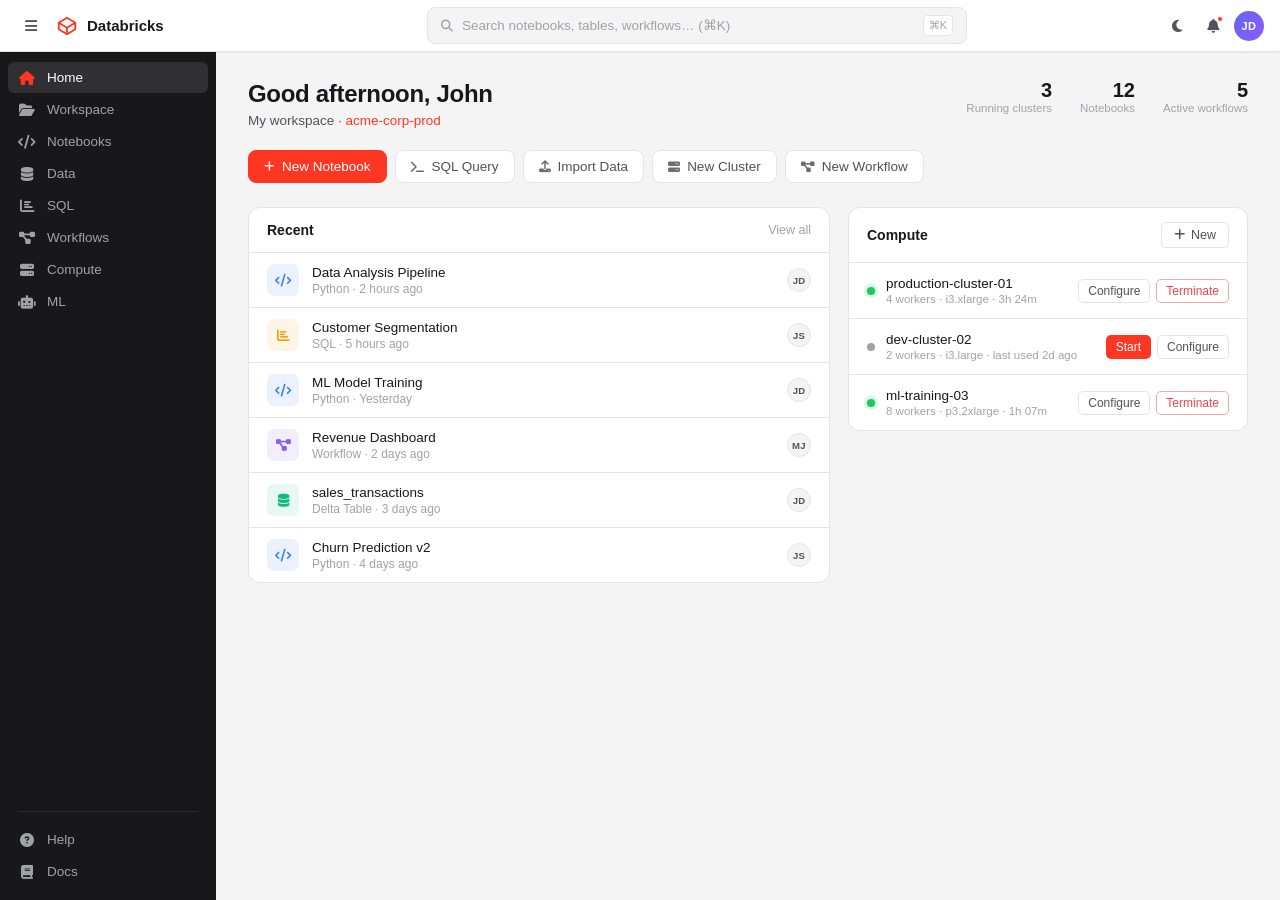
<file: databricks-console/public/index.html>
<!DOCTYPE html>
<html lang="en">
<head>
    <meta charset="UTF-8">
    <meta name="viewport" content="width=device-width, initial-scale=1.0">
    <title>Databricks Console</title>
    <link rel="stylesheet" href="styles.css">
    <link rel="stylesheet" href="https://cdnjs.cloudflare.com/ajax/libs/font-awesome/6.4.0/css/all.min.css">
</head>
<body>
    <!-- Top Navigation -->
    <nav class="top-nav">
        <div class="nav-left">
            <button class="sidebar-toggle" id="sidebarToggle" title="Toggle sidebar">
                <i class="fas fa-bars"></i>
            </button>
            <div class="logo">
                <svg width="22" height="22" viewBox="0 0 24 24" fill="none" xmlns="http://www.w3.org/2000/svg">
                    <path d="M12 3L3 8.5V15.5L12 21L21 15.5V8.5L12 3Z" stroke="#FF3621" stroke-width="2" stroke-linejoin="round"/>
                    <path d="M3 8.5L12 14L21 8.5" stroke="#FF3621" stroke-width="2" stroke-linejoin="round"/>
                    <path d="M12 14V21" stroke="#FF3621" stroke-width="2" stroke-linejoin="round"/>
                </svg>
                <span>Databricks</span>
            </div>
        </div>
        <div class="nav-center">
            <div class="search-bar">
                <i class="fas fa-search"></i>
                <input type="text" placeholder="Search notebooks, tables, workflows… (⌘K)">
                <kbd>⌘K</kbd>
            </div>
        </div>
        <div class="nav-right">
            <button class="nav-icon-btn theme-toggle" title="Toggle theme">
                <i class="fas fa-moon"></i>
            </button>
            <button class="nav-icon-btn" title="Notifications">
                <i class="fas fa-bell"></i>
                <span class="badge-dot"></span>
            </button>
            <div class="user-avatar" title="John Doe">JD</div>
        </div>
    </nav>

    <!-- Sidebar -->
    <aside class="sidebar" id="sidebar">
        <nav class="sidebar-nav">
            <a href="#" class="sidebar-item active" data-label="Home">
                <i class="fas fa-home"></i>
                <span>Home</span>
            </a>
            <a href="#" class="sidebar-item" data-label="Workspace">
                <i class="fas fa-folder-open"></i>
                <span>Workspace</span>
            </a>
            <a href="#" class="sidebar-item" data-label="Notebooks">
                <i class="fas fa-code"></i>
                <span>Notebooks</span>
            </a>
            <a href="#" class="sidebar-item" data-label="Data">
                <i class="fas fa-database"></i>
                <span>Data</span>
            </a>
            <a href="#" class="sidebar-item" data-label="SQL">
                <i class="fas fa-chart-bar"></i>
                <span>SQL</span>
            </a>
            <a href="#" class="sidebar-item" data-label="Workflows">
                <i class="fas fa-project-diagram"></i>
                <span>Workflows</span>
            </a>
            <a href="#" class="sidebar-item" data-label="Compute">
                <i class="fas fa-server"></i>
                <span>Compute</span>
            </a>
            <a href="#" class="sidebar-item" data-label="ML">
                <i class="fas fa-robot"></i>
                <span>ML</span>
            </a>
        </nav>
        <nav class="sidebar-nav sidebar-bottom-nav">
            <div class="sidebar-divider"></div>
            <a href="#" class="sidebar-item" data-label="Help">
                <i class="fas fa-question-circle"></i>
                <span>Help</span>
            </a>
            <a href="#" class="sidebar-item" data-label="Docs">
                <i class="fas fa-book"></i>
                <span>Docs</span>
            </a>
        </nav>
    </aside>

    <!-- Mobile overlay -->
    <div class="sidebar-overlay" id="sidebarOverlay"></div>

    <!-- Main Content -->
    <main class="main-content" id="mainContent">

        <!-- Hero -->
        <div class="hero">
            <div class="hero-text">
                <h1 id="greeting">Good morning, John</h1>
                <p>My workspace · <span class="workspace-name">acme-corp-prod</span></p>
            </div>
            <div class="hero-stats">
                <div class="stat">
                    <span class="stat-value">3</span>
                    <span class="stat-label">Running clusters</span>
                </div>
                <div class="stat">
                    <span class="stat-value">12</span>
                    <span class="stat-label">Notebooks</span>
                </div>
                <div class="stat">
                    <span class="stat-value">5</span>
                    <span class="stat-label">Active workflows</span>
                </div>
            </div>
        </div>

        <!-- Quick Actions -->
        <div class="quick-actions">
            <button class="action-btn action-btn-primary" onclick="handleAction('Create Notebook')">
                <i class="fas fa-plus"></i>
                <span>New Notebook</span>
            </button>
            <button class="action-btn" onclick="handleAction('Run SQL Query')">
                <i class="fas fa-terminal"></i>
                <span>SQL Query</span>
            </button>
            <button class="action-btn" onclick="handleAction('Import Data')">
                <i class="fas fa-upload"></i>
                <span>Import Data</span>
            </button>
            <button class="action-btn" onclick="handleAction('Create Cluster')">
                <i class="fas fa-server"></i>
                <span>New Cluster</span>
            </button>
            <button class="action-btn" onclick="handleAction('Create Workflow')">
                <i class="fas fa-project-diagram"></i>
                <span>New Workflow</span>
            </button>
        </div>

        <!-- Content Grid -->
        <div class="content-grid">

            <!-- Recent Items -->
            <div class="panel">
                <div class="panel-header">
                    <h2>Recent</h2>
                    <a href="#" class="link-subtle">View all</a>
                </div>
                <div class="recent-list">
                    <a href="#" class="recent-item">
                        <div class="recent-icon notebook">
                            <i class="fas fa-code"></i>
                        </div>
                        <div class="recent-info">
                            <span class="recent-name">Data Analysis Pipeline</span>
                            <span class="recent-meta">Python · 2 hours ago</span>
                        </div>
                        <span class="recent-user">JD</span>
                    </a>
                    <a href="#" class="recent-item">
                        <div class="recent-icon sql">
                            <i class="fas fa-chart-bar"></i>
                        </div>
                        <div class="recent-info">
                            <span class="recent-name">Customer Segmentation</span>
                            <span class="recent-meta">SQL · 5 hours ago</span>
                        </div>
                        <span class="recent-user">JS</span>
                    </a>
                    <a href="#" class="recent-item">
                        <div class="recent-icon notebook">
                            <i class="fas fa-code"></i>
                        </div>
                        <div class="recent-info">
                            <span class="recent-name">ML Model Training</span>
                            <span class="recent-meta">Python · Yesterday</span>
                        </div>
                        <span class="recent-user">JD</span>
                    </a>
                    <a href="#" class="recent-item">
                        <div class="recent-icon workflow">
                            <i class="fas fa-project-diagram"></i>
                        </div>
                        <div class="recent-info">
                            <span class="recent-name">Revenue Dashboard</span>
                            <span class="recent-meta">Workflow · 2 days ago</span>
                        </div>
                        <span class="recent-user">MJ</span>
                    </a>
                    <a href="#" class="recent-item">
                        <div class="recent-icon data">
                            <i class="fas fa-database"></i>
                        </div>
                        <div class="recent-info">
                            <span class="recent-name">sales_transactions</span>
                            <span class="recent-meta">Delta Table · 3 days ago</span>
                        </div>
                        <span class="recent-user">JD</span>
                    </a>
                    <a href="#" class="recent-item">
                        <div class="recent-icon notebook">
                            <i class="fas fa-code"></i>
                        </div>
                        <div class="recent-info">
                            <span class="recent-name">Churn Prediction v2</span>
                            <span class="recent-meta">Python · 4 days ago</span>
                        </div>
                        <span class="recent-user">JS</span>
                    </a>
                </div>
            </div>

            <!-- Compute Clusters -->
            <div class="panel">
                <div class="panel-header">
                    <h2>Compute</h2>
                    <button class="btn-ghost" onclick="handleAction('Create Cluster')">
                        <i class="fas fa-plus"></i> New
                    </button>
                </div>
                <div class="cluster-list">
                    <div class="cluster-item">
                        <div class="cluster-info">
                            <div class="cluster-dot running"></div>
                            <div class="cluster-details">
                                <span class="cluster-name">production-cluster-01</span>
                                <span class="cluster-spec">4 workers · i3.xlarge · 3h 24m</span>
                            </div>
                        </div>
                        <div class="cluster-actions">
                            <button class="btn-ghost-sm" onclick="handleAction('Configure production-cluster-01')">Configure</button>
                            <button class="btn-danger-sm" onclick="handleClusterAction(this, 'Terminate')">Terminate</button>
                        </div>
                    </div>
                    <div class="cluster-item">
                        <div class="cluster-info">
                            <div class="cluster-dot stopped"></div>
                            <div class="cluster-details">
                                <span class="cluster-name">dev-cluster-02</span>
                                <span class="cluster-spec">2 workers · i3.large · last used 2d ago</span>
                            </div>
                        </div>
                        <div class="cluster-actions">
                            <button class="btn-primary-sm" onclick="handleClusterAction(this, 'Start')">Start</button>
                            <button class="btn-ghost-sm" onclick="handleAction('Configure dev-cluster-02')">Configure</button>
                        </div>
                    </div>
                    <div class="cluster-item">
                        <div class="cluster-info">
                            <div class="cluster-dot running"></div>
                            <div class="cluster-details">
                                <span class="cluster-name">ml-training-03</span>
                                <span class="cluster-spec">8 workers · p3.2xlarge · 1h 07m</span>
                            </div>
                        </div>
                        <div class="cluster-actions">
                            <button class="btn-ghost-sm" onclick="handleAction('Configure ml-training-03')">Configure</button>
                            <button class="btn-danger-sm" onclick="handleClusterAction(this, 'Terminate')">Terminate</button>
                        </div>
                    </div>
                </div>
            </div>

        </div>
    </main>

    <script src="script.js"></script>
</body>
</html>
</file>
<file: databricks-console/public/styles.css>
/* ===========================
   Design Tokens
   =========================== */
:root {
    --accent: #FF3621;
    --accent-hover: #e62e1a;
    --accent-light: rgba(255, 54, 33, 0.08);

    --bg: #f4f4f5;
    --surface: #ffffff;
    --surface-hover: #fafafa;
    --border: #e4e4e7;
    --border-strong: #d4d4d8;

    --text: #18181b;
    --text-secondary: #52525b;
    --text-muted: #a1a1aa;

    --sidebar-bg: #18181b;
    --sidebar-item-color: #a1a1aa;
    --sidebar-item-hover-bg: rgba(255, 255, 255, 0.07);
    --sidebar-item-active-bg: rgba(255, 255, 255, 0.1);
    --sidebar-item-active-color: #ffffff;
    --sidebar-divider: rgba(255, 255, 255, 0.08);

    --nav-bg: #ffffff;
    --nav-border: #e4e4e7;

    --sidebar-width: 216px;
    --sidebar-collapsed: 60px;
    --nav-height: 52px;

    --shadow-sm: 0 1px 2px rgba(0, 0, 0, 0.05);
    --shadow: 0 1px 3px rgba(0, 0, 0, 0.08), 0 1px 2px rgba(0, 0, 0, 0.05);
    --shadow-md: 0 4px 8px rgba(0, 0, 0, 0.08), 0 2px 4px rgba(0, 0, 0, 0.04);

    --radius-sm: 5px;
    --radius: 8px;
    --radius-lg: 12px;
    --radius-full: 9999px;

    --transition: 0.18s ease;
}

[data-theme="dark"] {
    --bg: #0f0f0f;
    --surface: #1c1c1e;
    --surface-hover: #242426;
    --border: #2c2c2e;
    --border-strong: #3a3a3c;

    --text: #f5f5f7;
    --text-secondary: #98989f;
    --text-muted: #636366;

    --sidebar-bg: #0a0a0a;
    --sidebar-item-hover-bg: rgba(255, 255, 255, 0.06);
    --sidebar-item-active-bg: rgba(255, 255, 255, 0.09);
    --sidebar-divider: rgba(255, 255, 255, 0.07);

    --nav-bg: #161618;
    --nav-border: #2c2c2e;
}

/* ===========================
   Base Reset
   =========================== */
*, *::before, *::after {
    margin: 0;
    padding: 0;
    box-sizing: border-box;
}

html {
    font-size: 14px;
}

body {
    font-family: -apple-system, BlinkMacSystemFont, 'Segoe UI', Roboto, 'Inter', 'Helvetica Neue', Arial, sans-serif;
    background-color: var(--bg);
    color: var(--text);
    overflow-x: hidden;
    transition: background-color var(--transition), color var(--transition);
    -webkit-font-smoothing: antialiased;
}

/* ===========================
   Top Navigation
   =========================== */
.top-nav {
    position: fixed;
    top: 0;
    left: 0;
    right: 0;
    height: var(--nav-height);
    background: var(--nav-bg);
    border-bottom: 1px solid var(--nav-border);
    display: flex;
    align-items: center;
    justify-content: space-between;
    padding: 0 16px;
    z-index: 1000;
    box-shadow: var(--shadow-sm);
    transition: background-color var(--transition), border-color var(--transition);
}

.nav-left {
    display: flex;
    align-items: center;
    gap: 10px;
    width: var(--sidebar-width);
    flex-shrink: 0;
    transition: width var(--transition);
}

.nav-left.collapsed {
    width: var(--sidebar-collapsed);
}

.logo {
    display: flex;
    align-items: center;
    gap: 9px;
    font-size: 15px;
    font-weight: 600;
    color: var(--text);
    cursor: pointer;
    user-select: none;
    white-space: nowrap;
    overflow: hidden;
}

.logo svg {
    flex-shrink: 0;
}

.logo span {
    transition: opacity var(--transition), width var(--transition);
    overflow: hidden;
}

.nav-left.collapsed .logo span {
    opacity: 0;
    width: 0;
}

.sidebar-toggle {
    width: 30px;
    height: 30px;
    border: none;
    background: none;
    color: var(--text-secondary);
    cursor: pointer;
    border-radius: var(--radius-sm);
    display: flex;
    align-items: center;
    justify-content: center;
    transition: background-color var(--transition), color var(--transition);
    font-size: 14px;
    flex-shrink: 0;
}

.sidebar-toggle:hover {
    background: var(--border);
    color: var(--text);
}

.nav-center {
    flex: 1;
    max-width: 540px;
    margin: 0 16px;
}

.search-bar {
    display: flex;
    align-items: center;
    gap: 9px;
    background: var(--bg);
    border: 1px solid var(--border);
    border-radius: var(--radius);
    padding: 7px 13px;
    cursor: text;
    transition: all var(--transition);
}

.search-bar:focus-within {
    background: var(--surface);
    border-color: var(--accent);
    box-shadow: 0 0 0 3px var(--accent-light);
}

.search-bar i {
    color: var(--text-muted);
    font-size: 12px;
    flex-shrink: 0;
}

.search-bar input {
    flex: 1;
    border: none;
    background: none;
    outline: none;
    color: var(--text);
    font-size: 13.5px;
    min-width: 0;
}

.search-bar input::placeholder {
    color: var(--text-muted);
}

.search-bar kbd {
    font-size: 11px;
    color: var(--text-muted);
    border: 1px solid var(--border);
    border-radius: 4px;
    padding: 1px 5px;
    font-family: inherit;
    background: var(--surface);
    flex-shrink: 0;
    line-height: 1.5;
}

.nav-right {
    display: flex;
    align-items: center;
    gap: 6px;
}

.nav-icon-btn {
    width: 30px;
    height: 30px;
    border: none;
    background: none;
    color: var(--text-secondary);
    cursor: pointer;
    border-radius: var(--radius-sm);
    display: flex;
    align-items: center;
    justify-content: center;
    transition: background-color var(--transition), color var(--transition);
    font-size: 14px;
    position: relative;
}

.nav-icon-btn:hover {
    background: var(--border);
    color: var(--text);
}

.badge-dot {
    position: absolute;
    top: 5px;
    right: 5px;
    width: 6px;
    height: 6px;
    background: var(--accent);
    border-radius: 50%;
    border: 1.5px solid var(--nav-bg);
}

.user-avatar {
    width: 30px;
    height: 30px;
    border-radius: 50%;
    background: linear-gradient(135deg, #6366f1 0%, #8b5cf6 100%);
    display: flex;
    align-items: center;
    justify-content: center;
    color: white;
    font-size: 11px;
    font-weight: 600;
    cursor: pointer;
    user-select: none;
    letter-spacing: 0.5px;
    transition: opacity var(--transition);
}

.user-avatar:hover {
    opacity: 0.85;
}

/* ===========================
   Sidebar
   =========================== */
.sidebar {
    position: fixed;
    top: var(--nav-height);
    left: 0;
    bottom: 0;
    width: var(--sidebar-width);
    background: var(--sidebar-bg);
    display: flex;
    flex-direction: column;
    justify-content: space-between;
    z-index: 900;
    overflow: hidden;
    transition: width var(--transition), transform var(--transition), background-color var(--transition);
}

.sidebar.collapsed {
    width: var(--sidebar-collapsed);
}

.sidebar-nav {
    padding: 10px 8px;
}

.sidebar-item {
    display: flex;
    align-items: center;
    gap: 11px;
    padding: 8px 10px;
    color: var(--sidebar-item-color);
    text-decoration: none;
    border-radius: 6px;
    transition: background-color var(--transition), color var(--transition);
    margin-bottom: 1px;
    font-size: 13.5px;
    white-space: nowrap;
    overflow: hidden;
}

.sidebar-item i {
    font-size: 14px;
    width: 18px;
    text-align: center;
    flex-shrink: 0;
    transition: color var(--transition);
}

.sidebar-item span {
    overflow: hidden;
    transition: opacity var(--transition);
}

.sidebar.collapsed .sidebar-item span {
    opacity: 0;
}

.sidebar-item:hover {
    background: var(--sidebar-item-hover-bg);
    color: var(--sidebar-item-active-color);
}

.sidebar-item.active {
    background: var(--sidebar-item-active-bg);
    color: var(--sidebar-item-active-color);
    font-weight: 500;
}

.sidebar-item.active i {
    color: var(--accent);
}

.sidebar-bottom-nav {
    padding-bottom: 12px;
}

.sidebar-divider {
    height: 1px;
    background: var(--sidebar-divider);
    margin: 4px 10px 12px;
}

/* Scrollbar */
.sidebar::-webkit-scrollbar { width: 4px; }
.sidebar::-webkit-scrollbar-track { background: transparent; }
.sidebar::-webkit-scrollbar-thumb { background: rgba(255,255,255,0.1); border-radius: 2px; }
.sidebar::-webkit-scrollbar-thumb:hover { background: rgba(255,255,255,0.2); }

/* ===========================
   Mobile overlay
   =========================== */
.sidebar-overlay {
    display: none;
    position: fixed;
    inset: 0;
    background: rgba(0, 0, 0, 0.45);
    z-index: 850;
}

.sidebar-overlay.active {
    display: block;
}

/* ===========================
   Main Content
   =========================== */
.main-content {
    margin-left: var(--sidebar-width);
    margin-top: var(--nav-height);
    padding: 28px 32px;
    min-height: calc(100vh - var(--nav-height));
    transition: margin-left var(--transition);
}

.main-content.sidebar-collapsed {
    margin-left: var(--sidebar-collapsed);
}

/* ===========================
   Hero
   =========================== */
.hero {
    display: flex;
    align-items: flex-start;
    justify-content: space-between;
    margin-bottom: 22px;
    gap: 24px;
}

.hero-text h1 {
    font-size: 24px;
    font-weight: 600;
    color: var(--text);
    margin-bottom: 5px;
    letter-spacing: -0.3px;
}

.hero-text p {
    font-size: 13.5px;
    color: var(--text-secondary);
}

.workspace-name {
    color: var(--accent);
    font-weight: 500;
}

.hero-stats {
    display: flex;
    gap: 28px;
    align-items: center;
    flex-shrink: 0;
}

.stat {
    display: flex;
    flex-direction: column;
    align-items: flex-end;
    gap: 2px;
}

.stat-value {
    font-size: 20px;
    font-weight: 600;
    color: var(--text);
    line-height: 1;
}

.stat-label {
    font-size: 11.5px;
    color: var(--text-muted);
}

/* ===========================
   Quick Actions
   =========================== */
.quick-actions {
    display: flex;
    gap: 8px;
    margin-bottom: 24px;
    flex-wrap: wrap;
}

.action-btn {
    display: flex;
    align-items: center;
    gap: 7px;
    padding: 8px 15px;
    background: var(--surface);
    border: 1px solid var(--border);
    border-radius: var(--radius);
    color: var(--text-secondary);
    font-size: 13.5px;
    font-weight: 500;
    cursor: pointer;
    transition: all var(--transition);
    white-space: nowrap;
}

.action-btn i {
    font-size: 12px;
    opacity: 0.85;
}

.action-btn:hover {
    border-color: var(--accent);
    color: var(--accent);
    background: var(--accent-light);
}

.action-btn-primary {
    background: var(--accent);
    border-color: var(--accent);
    color: #ffffff !important;
}

.action-btn-primary:hover {
    background: var(--accent-hover) !important;
    border-color: var(--accent-hover) !important;
    color: #ffffff !important;
}

/* ===========================
   Content Grid
   =========================== */
.content-grid {
    display: grid;
    grid-template-columns: 1fr 400px;
    gap: 18px;
    align-items: start;
}

/* ===========================
   Panels
   =========================== */
.panel {
    background: var(--surface);
    border: 1px solid var(--border);
    border-radius: var(--radius-lg);
    overflow: hidden;
    transition: background-color var(--transition), border-color var(--transition);
}

.panel-header {
    display: flex;
    align-items: center;
    justify-content: space-between;
    padding: 14px 18px;
    border-bottom: 1px solid var(--border);
}

.panel-header h2 {
    font-size: 14px;
    font-weight: 600;
    color: var(--text);
}

.link-subtle {
    font-size: 12.5px;
    color: var(--text-muted);
    text-decoration: none;
    transition: color var(--transition);
}

.link-subtle:hover {
    color: var(--accent);
}

/* ===========================
   Recent Items
   =========================== */
.recent-item {
    display: flex;
    align-items: center;
    gap: 13px;
    padding: 11px 18px;
    text-decoration: none;
    color: var(--text);
    transition: background-color var(--transition);
    border-bottom: 1px solid var(--border);
}

.recent-item:last-child {
    border-bottom: none;
}

.recent-item:hover {
    background: var(--surface-hover);
}

.recent-icon {
    width: 32px;
    height: 32px;
    border-radius: 7px;
    display: flex;
    align-items: center;
    justify-content: center;
    font-size: 13px;
    flex-shrink: 0;
}

.recent-icon.notebook { background: rgba(59, 130, 246, 0.1); color: #3b82f6; }
.recent-icon.sql      { background: rgba(245, 158, 11, 0.1); color: #f59e0b; }
.recent-icon.workflow { background: rgba(139, 92, 246, 0.1); color: #8b5cf6; }
.recent-icon.data     { background: rgba(16, 185, 129, 0.1); color: #10b981; }

.recent-info {
    flex: 1;
    display: flex;
    flex-direction: column;
    gap: 2px;
    min-width: 0;
}

.recent-name {
    font-size: 13.5px;
    font-weight: 500;
    color: var(--text);
    white-space: nowrap;
    overflow: hidden;
    text-overflow: ellipsis;
}

.recent-meta {
    font-size: 12px;
    color: var(--text-muted);
}

.recent-user {
    width: 24px;
    height: 24px;
    border-radius: 50%;
    background: var(--bg);
    border: 1px solid var(--border);
    display: flex;
    align-items: center;
    justify-content: center;
    font-size: 9.5px;
    font-weight: 600;
    color: var(--text-secondary);
    flex-shrink: 0;
    letter-spacing: 0.3px;
}

/* ===========================
   Cluster List
   =========================== */
.cluster-item {
    display: flex;
    align-items: center;
    justify-content: space-between;
    padding: 13px 18px;
    border-bottom: 1px solid var(--border);
    transition: background-color var(--transition);
    gap: 10px;
}

.cluster-item:last-child {
    border-bottom: none;
}

.cluster-item:hover {
    background: var(--surface-hover);
}

.cluster-info {
    display: flex;
    align-items: center;
    gap: 11px;
    min-width: 0;
    flex: 1;
}

.cluster-dot {
    width: 8px;
    height: 8px;
    border-radius: 50%;
    flex-shrink: 0;
}

.cluster-dot.running {
    background: #22c55e;
    box-shadow: 0 0 0 3px rgba(34, 197, 94, 0.18);
}

.cluster-dot.stopped {
    background: #a1a1aa;
}

.cluster-details {
    display: flex;
    flex-direction: column;
    gap: 2px;
    min-width: 0;
}

.cluster-name {
    display: block;
    font-size: 13.5px;
    font-weight: 500;
    color: var(--text);
    white-space: nowrap;
    overflow: hidden;
    text-overflow: ellipsis;
}

.cluster-spec {
    display: block;
    font-size: 11.5px;
    color: var(--text-muted);
    white-space: nowrap;
    overflow: hidden;
    text-overflow: ellipsis;
}

.cluster-actions {
    display: flex;
    gap: 6px;
    flex-shrink: 0;
}

/* ===========================
   Buttons
   =========================== */
.btn-ghost {
    background: none;
    border: 1px solid var(--border);
    color: var(--text-secondary);
    padding: 5px 12px;
    border-radius: var(--radius-sm);
    font-size: 12.5px;
    font-weight: 500;
    cursor: pointer;
    display: flex;
    align-items: center;
    gap: 6px;
    transition: all var(--transition);
}

.btn-ghost:hover {
    background: var(--border);
    color: var(--text);
    border-color: var(--border-strong);
}

.btn-ghost-sm {
    background: none;
    border: 1px solid var(--border);
    color: var(--text-secondary);
    padding: 4px 9px;
    border-radius: var(--radius-sm);
    font-size: 12px;
    cursor: pointer;
    transition: all var(--transition);
    white-space: nowrap;
}

.btn-ghost-sm:hover {
    background: var(--bg);
    color: var(--text);
    border-color: var(--border-strong);
}

.btn-primary-sm {
    background: var(--accent);
    border: none;
    color: #ffffff;
    padding: 4px 10px;
    border-radius: var(--radius-sm);
    font-size: 12px;
    font-weight: 500;
    cursor: pointer;
    transition: background-color var(--transition);
    white-space: nowrap;
}

.btn-primary-sm:hover {
    background: var(--accent-hover);
}

.btn-danger-sm {
    background: none;
    border: 1px solid #fca5a5;
    color: #ef4444;
    padding: 4px 9px;
    border-radius: var(--radius-sm);
    font-size: 12px;
    cursor: pointer;
    transition: all var(--transition);
    white-space: nowrap;
}

.btn-danger-sm:hover {
    background: #fef2f2;
    border-color: #ef4444;
}

[data-theme="dark"] .btn-danger-sm {
    border-color: rgba(239, 68, 68, 0.35);
}

[data-theme="dark"] .btn-danger-sm:hover {
    background: rgba(239, 68, 68, 0.1);
}

/* ===========================
   Responsive
   =========================== */
@media (max-width: 1100px) {
    .content-grid {
        grid-template-columns: 1fr;
    }

    .hero-stats {
        display: none;
    }
}

@media (max-width: 768px) {
    .sidebar {
        transform: translateX(-100%);
        width: var(--sidebar-width) !important;
    }

    .sidebar.mobile-open {
        transform: translateX(0);
    }

    .main-content,
    .main-content.sidebar-collapsed {
        margin-left: 0;
        padding: 20px 16px;
    }

    .nav-left,
    .nav-left.collapsed {
        width: auto;
    }

    .logo span {
        opacity: 1 !important;
        width: auto !important;
    }

    .nav-center {
        display: none;
    }

    .quick-actions {
        overflow-x: auto;
        flex-wrap: nowrap;
        padding-bottom: 4px;
        -webkit-overflow-scrolling: touch;
    }

    .quick-actions::-webkit-scrollbar {
        display: none;
    }

    .hero {
        flex-direction: column;
        gap: 0;
    }
}
</file>
